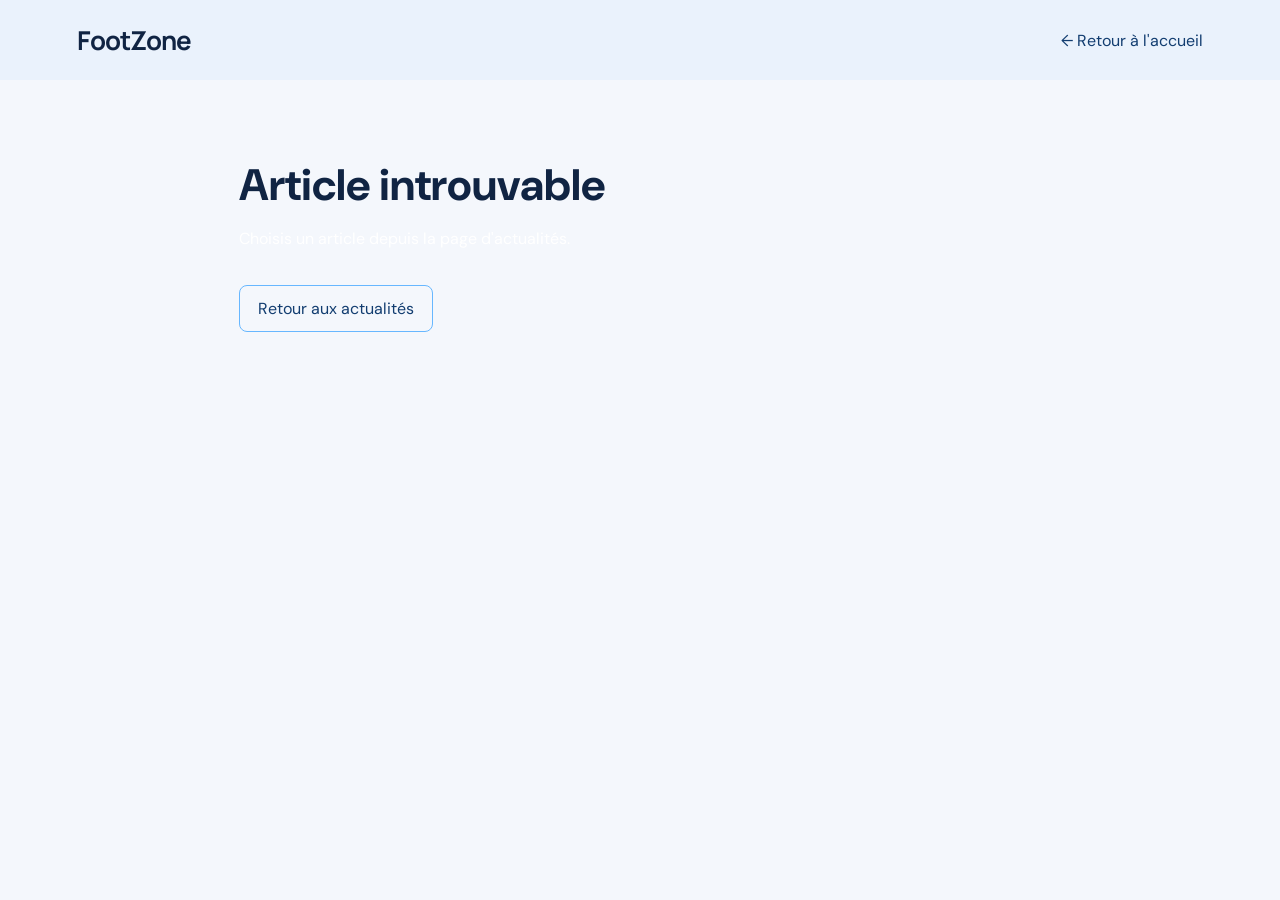
<file: article.html>
<!DOCTYPE html>
<html lang="fr">
<head>
  <meta charset="UTF-8">
  <meta name="viewport" content="width=device-width, initial-scale=1.0">
  <title>Article - FootZone</title>
  <link rel="stylesheet" href="style.css">
</head>
<body>
  <header class="article-header">
    <a href="index.html" class="logo">FootZone</a>
    <a href="index.html" class="back-link">← Retour à l'accueil</a>
  </header>

  <main class="article-page">
    <div id="article-content"></div>
  </main>

  <script src="script.js"></script>
</body>
</html>
</file>
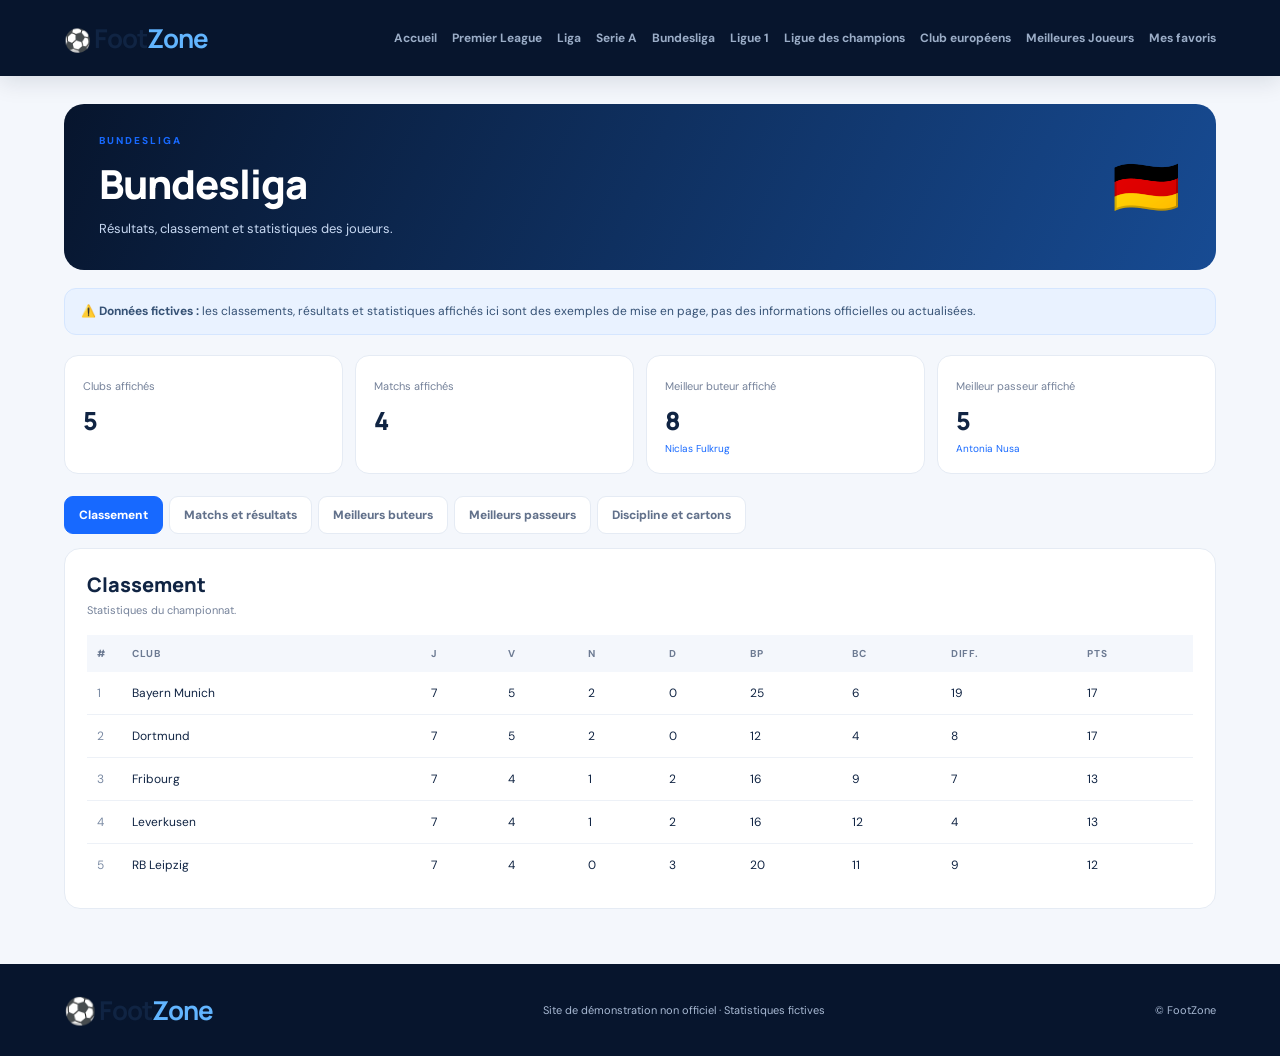
<file: bundesliga.html>
<!DOCTYPE html>
<html lang="fr">
<head>
  <meta charset="UTF-8">
  <meta name="viewport" content="width=device-width, initial-scale=1.0">
  <title>Championnat — FootZone</title>
  <link rel="stylesheet" href="style.css">
  <script src="script.js" defer></script>
</head>
<body>
  <header class="topbar">
    <a class="logo" href="1.html"><span class="logo-ball">⚽</span> Foot<span>Zone</span></a>
    <button class="menu-toggle" aria-label="Ouvrir le menu">☰</button>
    <nav class="nav">
      <a href="index.html">Accueil</a>
      <a href="premier.html">Premier League</a>
      <a href="liga.html">Liga</a>
      <a href="seria.html">Serie A</a>
      <a href="bundesliga.html">Bundesliga</a>
      <a href="ligue1.html">Ligue 1</a>
      <a href="ldc.html" >Ligue des champions</a>
      <a href="club.html">Club européens</a>
      <a href="joueur.html">Meilleures Joueurs</a>
      <a href="favoris.html">Mes favoris</a>
    </nav>
  </header>
  <main class="container">
    <div id="league-header"></div>
    <div class="notice"><strong>⚠️ Données fictives :</strong> les classements, résultats et statistiques affichés ici sont des exemples de mise en page, pas des informations officielles ou actualisées.</div>
    <section class="stats-grid" id="league-stats"></section>
    <div class="tabs" id="league-tabs"></div>
    <section class="data-panel" id="league-data"><div class="empty">Chargement des statistiques…</div></section>
  </main>
  <footer class="footer"><a class="logo" href="index.html">⚽ Foot<span>Zone</span></a><p>Site de démonstration non officiel · Statistiques fictives</p><span>© FootZone</span></footer>
</body>
</html>
</file>
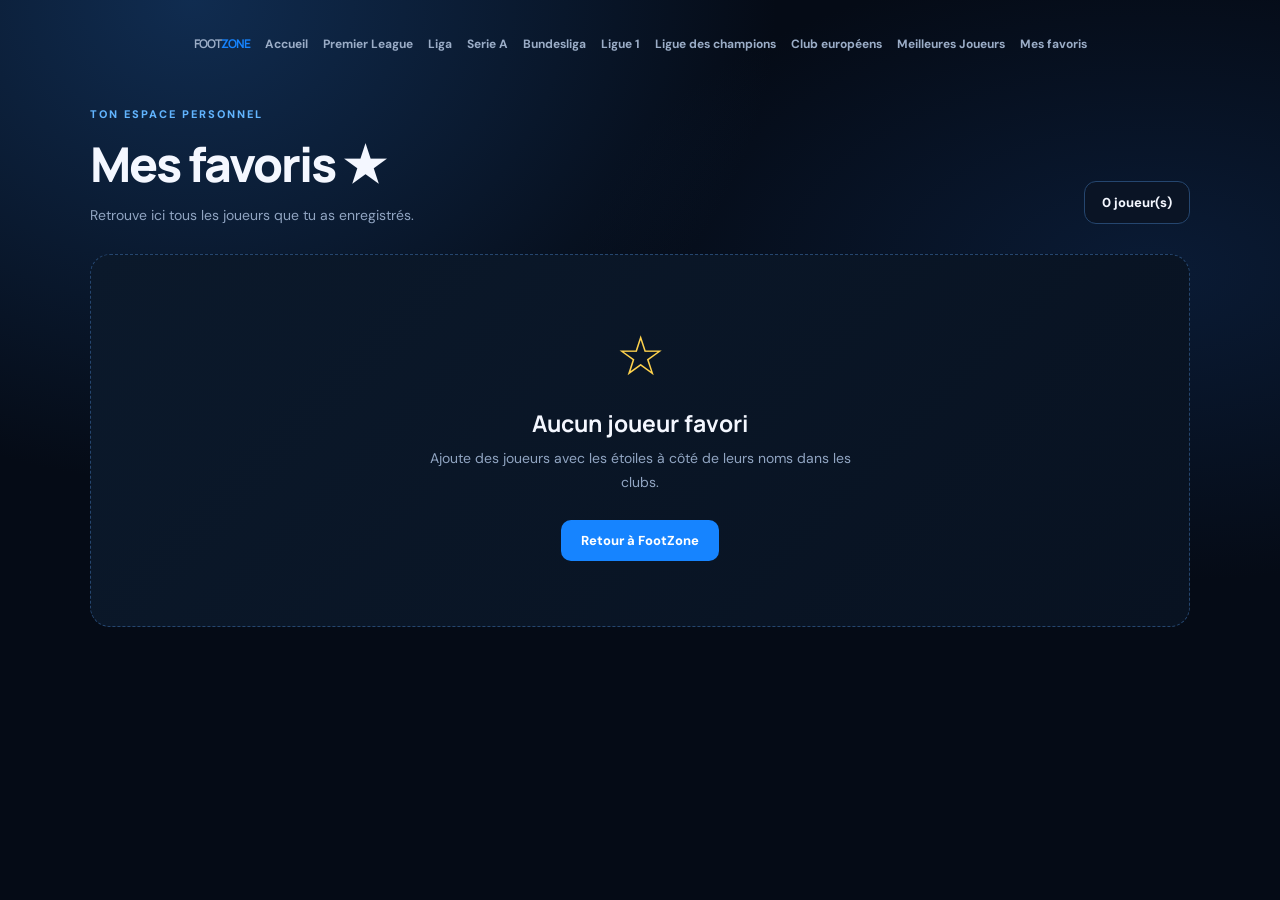
<file: favoris.html>
<!DOCTYPE html>
<html lang="fr">
<head>
  <meta charset="UTF-8">
  <meta name="viewport" content="width=device-width, initial-scale=1.0">

  <title>Mes joueurs favoris - FootZone</title>

  <link rel="stylesheet" href="style.css">
  <link rel="stylesheet" href="favoris.css">
</head>

<body class="favorites-page-body">
  <main class="favorites-page">

    <nav class="favorites-nav">
      <a class="brand" href="index.html">
        FOOT<span>ZONE</span>
      </a>

        <a href="index.html">Accueil</a>
        <a href="premier.html">Premier League</a>
        <a href="liga.html">Liga</a>
        <a href="seria.html">Serie A</a>
        <a href="bundesliga.html">Bundesliga</a>
        <a href="ligue1.html">Ligue 1</a>
        <a href="ldc.html" >Ligue des champions</a>
        <a href="club.html">Club européens</a>
        <a href="joueur.html">Meilleures Joueurs</a>
        <a href="favoris.html">Mes favoris</a>
    </nav>

    <section class="favorites-heading">
      <div>
        <div class="eyebrow">Ton espace personnel</div>

        <h1>
          Mes favoris
          <span class="favorite-title-star">★</span>
        </h1>

        <p>
          Retrouve ici tous les joueurs que tu as enregistrés.
        </p>
      </div>

      <div class="count-pill">
        <span id="favoritesCount">0</span> joueur(s)
      </div>
    </section>

    <section
      id="favoritesList"
      class="favorites-list"
      aria-live="polite">
    </section>

  </main>

  <script src="favoris.js"></script>
</body>
</html>
</file>
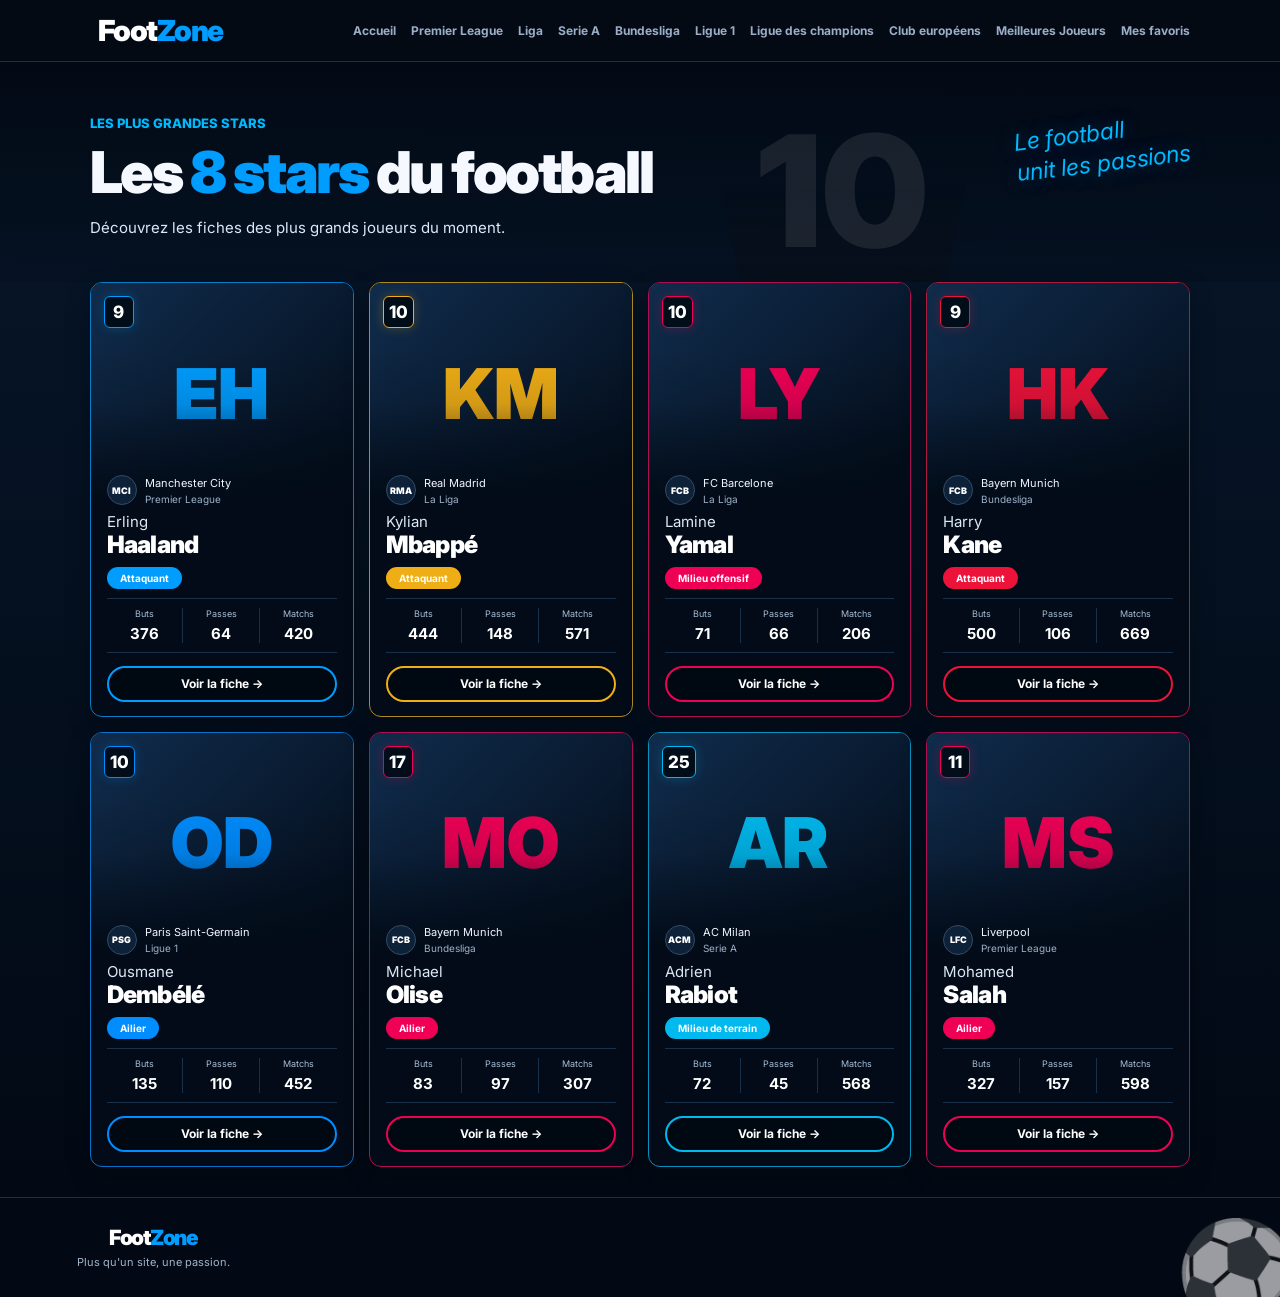
<file: joueur.html>
<!DOCTYPE html>
<html lang="fr">
<head>
  <meta charset="UTF-8">
  <meta name="viewport" content="width=device-width, initial-scale=1.0">
  <title>FootZone - Les 8 stars du football</title>
  <link rel="stylesheet" href="joueur.css">
  <script src="joueur.js" defer></script>
</head>
<body>

  <header class="topbar">
    <a href="index.html" class="logo">
      <span class="ball"></span> Foot<span class="logo-blue">Zone</span>
    </a>

    <nav>
            <a href="index.html">Accueil</a>
      <a href="premier.html">Premier League</a>
      <a href="liga.html">Liga</a>
      <a href="seria.html">Serie A</a>
      <a href="bundesliga.html">Bundesliga</a>
      <a href="ligue1.html">Ligue 1</a>
      <a href="ldc.html" >Ligue des champions</a>
      <a href="club.html">Club européens</a>
      <a href="joueur.html">Meilleures Joueurs</a>
      <a href="favoris.html">Mes favoris</a>
    </nav>
  </header>

  <main>
    <section class="hero">
      <div class="hero-content">
        <p class="hero-label">LES PLUS GRANDES STARS</p>
        <h1>Les <span>8 stars</span> du football</h1>
        <p class="hero-description">
          Découvrez les fiches des plus grands joueurs du moment.
        </p>
      </div>

      <div class="hero-player">
        <div class="hero-number">10</div>
      </div>

      <div class="hero-slogan">
        Le football<br>
        unit les passions
      </div>
    </section>

    <section class="players-section">
      <div class="players-grid" id="players"></div>
    </section>
  </main>

  <div class="modal" id="playerModal">
    <div class="modal-content">
      <button class="modal-close" id="closeModal" aria-label="Fermer">&times;</button>
      <div id="modalDetails"></div>
    </div>
  </div>

  <footer>

    <div class="footer-brand">
      <a href="index.html" class="logo">Foot<span class="logo-blue">Zone</span></a>
      <p>Plus qu'un site, une passion.</p>
    </div>

    <div class="footer-ball">⚽</div>
  </footer>

</body>
</html>
</file>
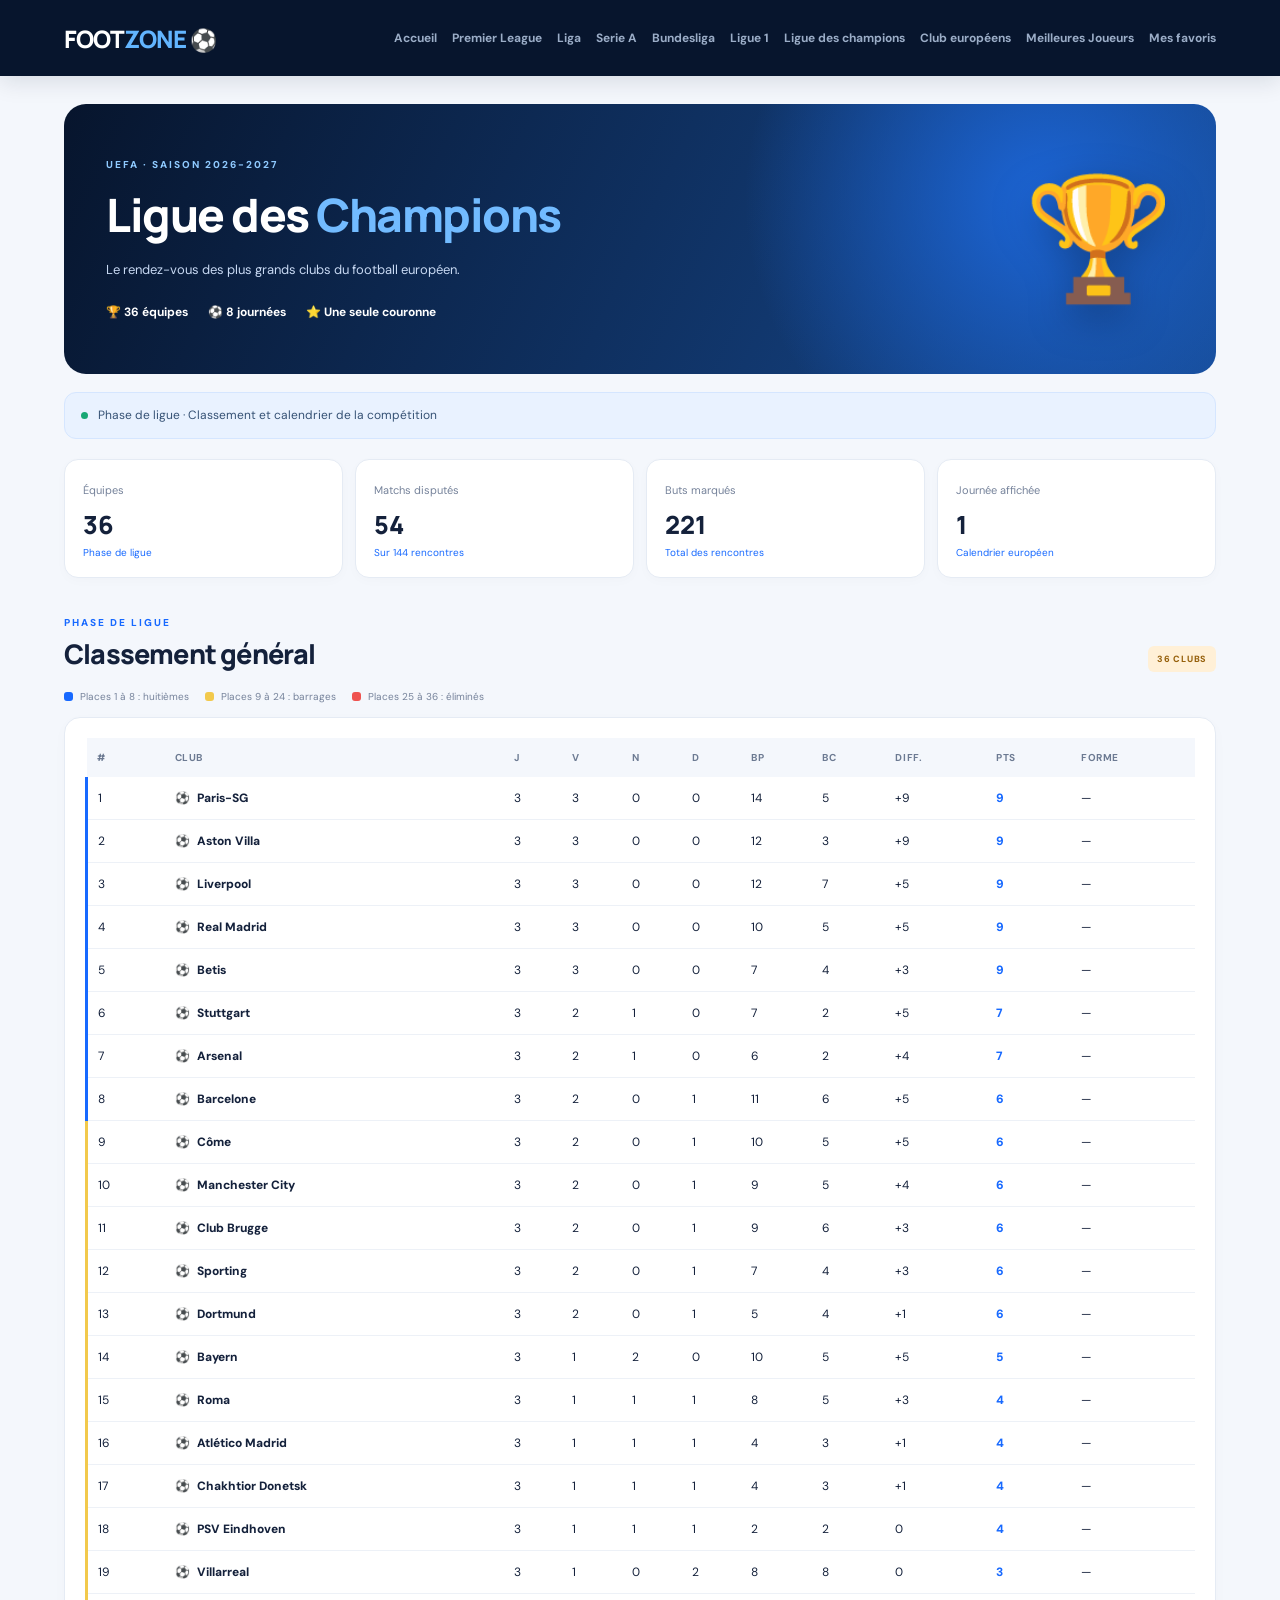
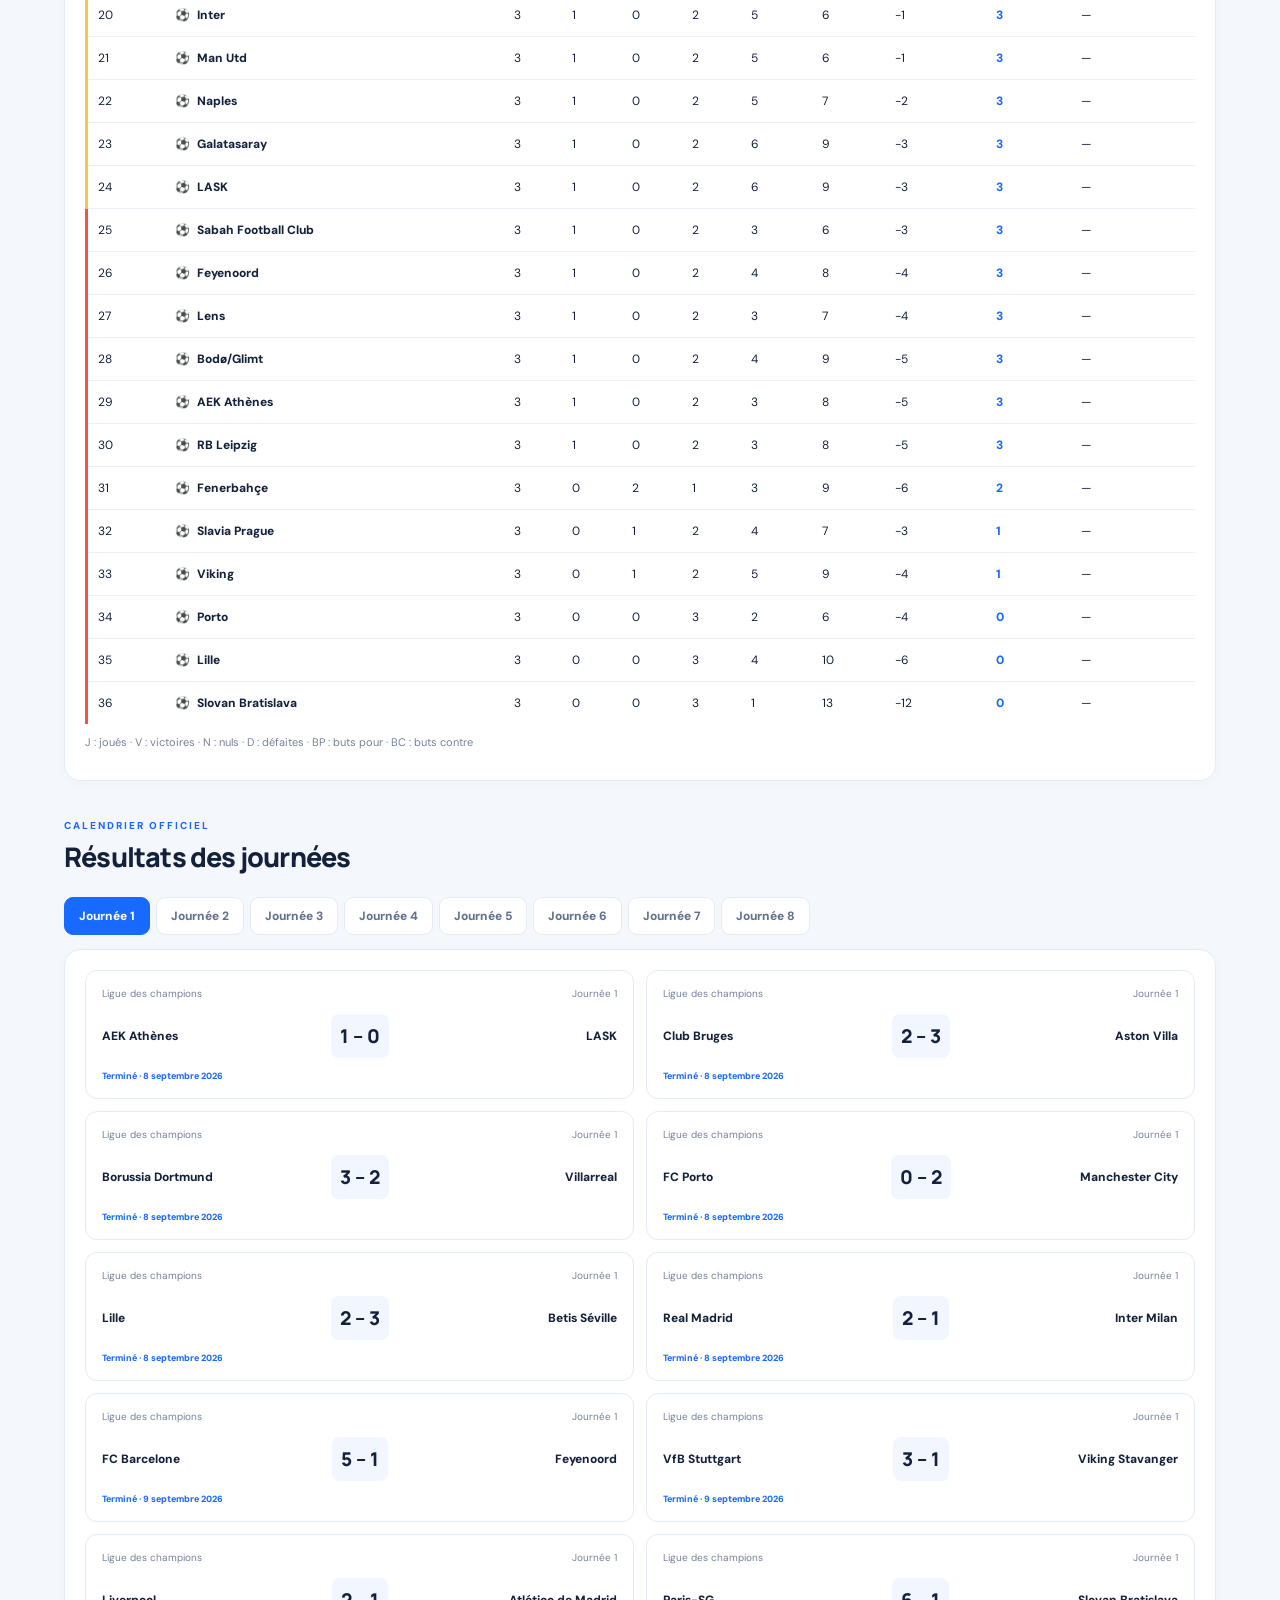
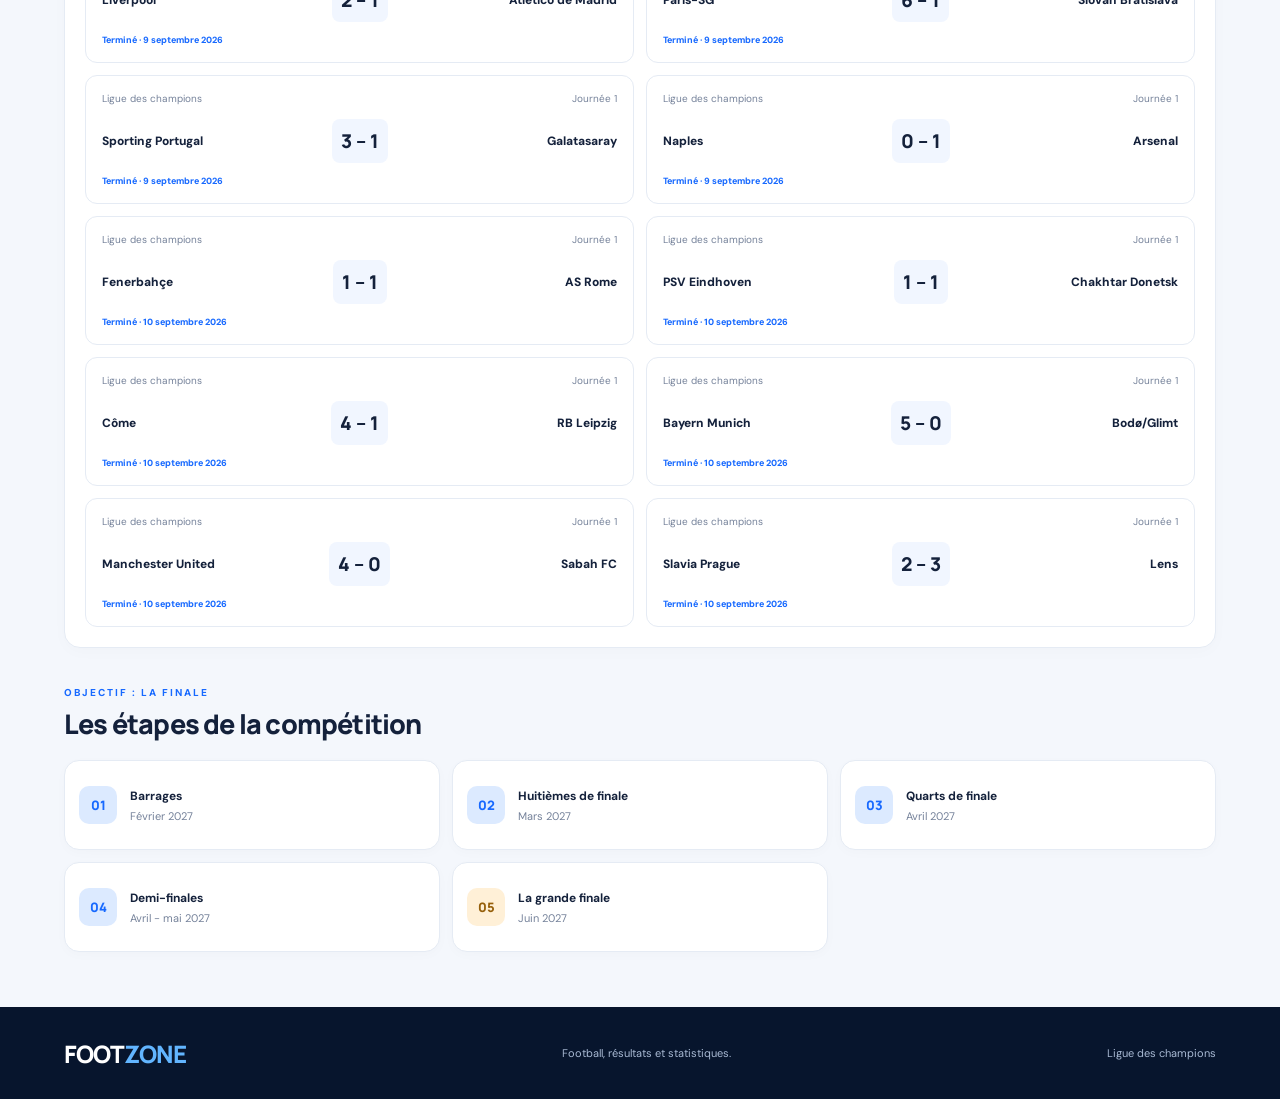
<file: ldc.html>
<!DOCTYPE html>
<html lang="fr">
<head>
  <meta charset="UTF-8">
  <meta name="viewport" content="width=device-width, initial-scale=1.0">
  <title>Ligue des champions - FootZone</title>
  <link rel="stylesheet" href="lds.css">
</head>
<body>
  <header class="topbar">
    <a href="index.html" class="logo">FOOT<span>ZONE</span> <span class="logo-ball">⚽</span></a>
    <nav class="nav">
            <a href="index.html">Accueil</a>
      <a href="premier.html">Premier League</a>
      <a href="liga.html">Liga</a>
      <a href="seria.html">Serie A</a>
      <a href="bundesliga.html">Bundesliga</a>
      <a href="ligue1.html">Ligue 1</a>
      <a href="ldc.html" >Ligue des champions</a>
      <a href="club.html">Club européens</a>
      <a href="joueur.html">Meilleures Joueurs</a>
      <a href="favoris.html">Mes favoris</a>
    </nav>
    <button class="menu-toggle" id="menuToggle">☰</button>
  </header>

  <main class="container">
    <section class="page-hero">
      <div>
        <span class="hero-eyebrow">UEFA · SAISON 2026-2027</span>
        <h1>Ligue des <span>Champions</span></h1>
        <p>Le rendez-vous des plus grands clubs du football européen.</p>
        <div class="hero-details">
          <span>🏆 36 équipes</span>
          <span>⚽ 8 journées</span>
          <span>⭐ Une seule couronne</span>
        </div>
      </div>
      <div class="page-flag">🏆</div>
    </section>

    <div class="notice">
      <span class="live-dot"></span>
      Phase de ligue · Classement et calendrier de la compétition
    </div>

    <section class="stats-grid">
      <article class="stat-card">
        <span>Équipes</span>
        <strong id="totalEquipes">36</strong>
        <small>Phase de ligue</small>
      </article>
      <article class="stat-card">
        <span>Matchs disputés</span>
        <strong id="totalMatchs">0</strong>
        <small>Sur 144 rencontres</small>
      </article>
      <article class="stat-card">
        <span>Buts marqués</span>
        <strong id="totalButs">0</strong>
        <small>Total des rencontres</small>
      </article>
      <article class="stat-card">
        <span>Journée affichée</span>
        <strong id="journeeActuelle">1</strong>
        <small>Calendrier européen</small>
      </article>
    </section>
    

    <section class="section">
      <div class="section-heading">
        <div>
          <span class="eyebrow">PHASE DE LIGUE</span>
          <h2>Classement général</h2>
        </div>
        <span class="fake-badge">36 CLUBS</span>
      </div>

      <div class="legend">
        <span><i class="legend-blue"></i> Places 1 à 8 : huitièmes</span>
        <span><i class="legend-yellow"></i> Places 9 à 24 : barrages</span>
        <span><i class="legend-red"></i> Places 25 à 36 : éliminés</span>
      </div>

      <div class="data-panel">
        <div class="table-wrap">
          <table>
            <thead>
              <tr>
                <th>#</th>
                <th>Club</th>
                <th>J</th>
                <th>V</th>
                <th>N</th>
                <th>D</th>
                <th>BP</th>
                <th>BC</th>
                <th>Diff.</th>
                <th>Pts</th>
                <th>Forme</th>
              </tr>
            </thead>
            <tbody id="classement"></tbody>
          </table>
        </div>
        <p class="muted">J : joués · V : victoires · N : nuls · D : défaites · BP : buts pour · BC : buts contre</p>
      </div>
    </section>

    <section class="section">
      <div class="section-heading">
        <div>
          <span class="eyebrow">CALENDRIER OFFICIEL </span>
          <h2>Résultats des journées</h2>
        </div>
      </div>
      <div class="tabs" id="boutonsJournees"></div>
      <div class="data-panel">
        <div id="matchs" class="match-cards"></div>
      </div>
    </section>

    <section class="section">
      <div class="section-heading">
        <div>
          <span class="eyebrow">OBJECTIF : LA FINALE</span>
          <h2>Les étapes de la compétition</h2>
        </div>
      </div>
      <div class="league-grid phases">
        <article class="league-card">
          <span class="phase-number">01</span>
          <div><strong>Barrages</strong><small>Février 2027</small></div>
        </article>
        <article class="league-card">
          <span class="phase-number">02</span>
          <div><strong>Huitièmes de finale</strong><small>Mars 2027</small></div>
        </article>
        <article class="league-card">
          <span class="phase-number">03</span>
          <div><strong>Quarts de finale</strong><small>Avril 2027</small></div>
        </article>
        <article class="league-card">
          <span class="phase-number">04</span>
          <div><strong>Demi-finales</strong><small>Avril - mai 2027</small></div>
        </article>
        <article class="league-card final-card">
          <span class="phase-number">05</span>
          <div><strong>La grande finale</strong><small>Juin 2027</small></div>
        </article>
      </div>
    </section>
  </main>

  <footer class="footer">
    <a href="index.html" class="logo">FOOT<span>ZONE</span></a>
    <p>Football, résultats et statistiques.</p>
    <span>Ligue des champions</span>
  </footer>

  <script src="lds.js"></script>
</body>
</html>
</file>
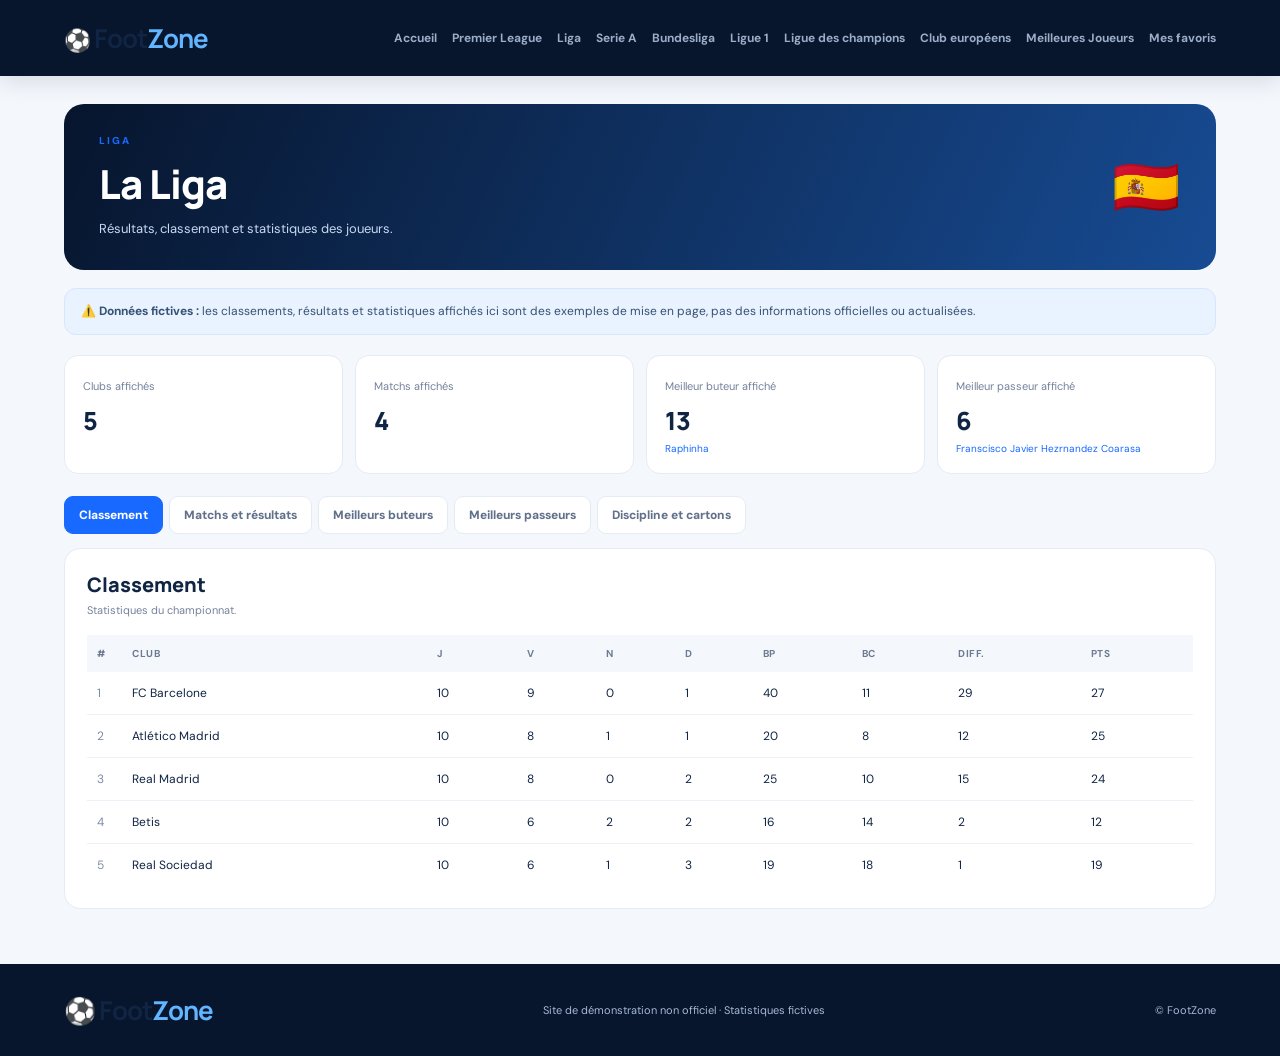
<file: liga.html>
<!DOCTYPE html>
<html lang="fr">
<head>
  <meta charset="UTF-8">
  <meta name="viewport" content="width=device-width, initial-scale=1.0">
  <title>Championnat — FootZone</title>
  <link rel="stylesheet" href="style.css">
  <script src="script.js" defer></script>
</head>
<body>
  <header class="topbar">
    <a class="logo" href="1.html"><span class="logo-ball">⚽</span> Foot<span>Zone</span></a>
    <button class="menu-toggle" aria-label="Ouvrir le menu">☰</button>
    <nav class="nav">
      <a href="index.html">Accueil</a>
      <a href="premier.html">Premier League</a>
      <a href="liga.html">Liga</a>
      <a href="seria.html">Serie A</a>
      <a href="bundesliga.html">Bundesliga</a>
      <a href="ligue1.html">Ligue 1</a>
      <a href="ldc.html" >Ligue des champions</a>
      <a href="club.html">Club européens</a>
      <a href="joueur.html">Meilleures Joueurs</a>
      <a href="favoris.html">Mes favoris</a>
    </nav>
  </header>
  <main class="container">
    <div id="league-header"></div>
    <div class="notice"><strong>⚠️ Données fictives :</strong> les classements, résultats et statistiques affichés ici sont des exemples de mise en page, pas des informations officielles ou actualisées.</div>
    <section class="stats-grid" id="league-stats"></section>
    <div class="tabs" id="league-tabs"></div>
    <section class="data-panel" id="league-data"><div class="empty">Chargement des statistiques…</div></section>
  </main>
  <footer class="footer"><a class="logo" href="1.html">⚽ Foot<span>Zone</span></a><p>Site de démonstration non officiel · Statistiques fictives</p><span>© FootZone</span></footer>
</body>
</html>
</file>
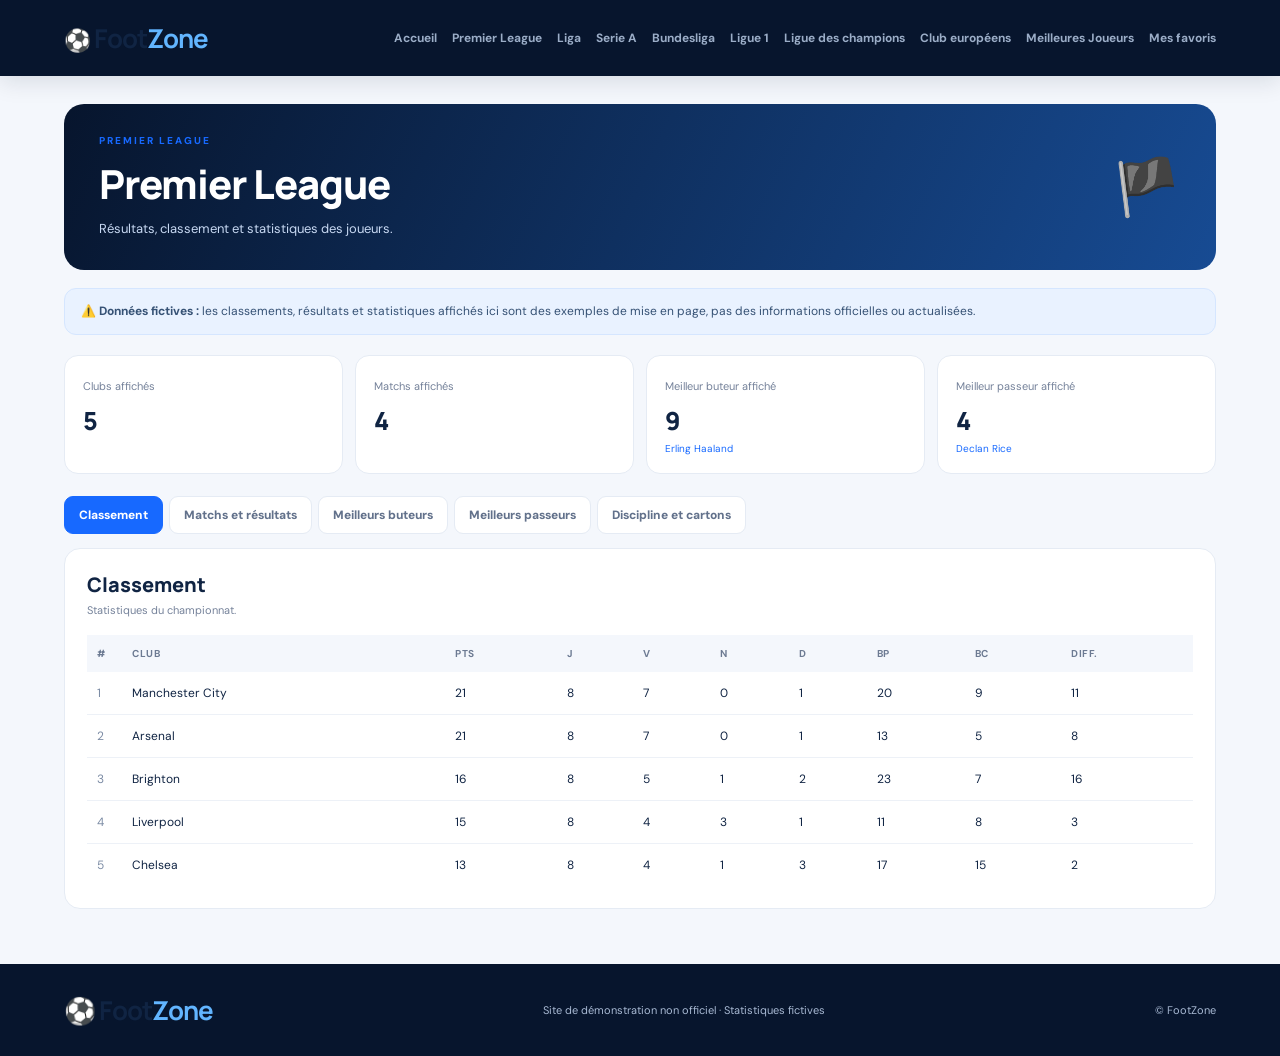
<file: premier.html>
<!DOCTYPE html>
<html lang="fr">
<head>
  <meta charset="UTF-8">
  <meta name="viewport" content="width=device-width, initial-scale=1.0">
  <title>Championnat — FootZone</title>
  <link rel="stylesheet" href="style.css">
  <script src="script.js" defer></script>
</head>
<body>
  <header class="topbar">
    <a class="logo" href="1.html"><span class="logo-ball">⚽</span> Foot<span>Zone</span></a>
    <button class="menu-toggle" aria-label="Ouvrir le menu">☰</button>
    <nav class="nav">
      <a href="index.html">Accueil</a>
      <a href="premier.html">Premier League</a>
      <a href="liga.html">Liga</a>
      <a href="seria.html">Serie A</a>
      <a href="bundesliga.html">Bundesliga</a>
      <a href="ligue1.html">Ligue 1</a>
      <a href="ldc.html">Ligue des champions</a>
      <a href="club.html">Club européens</a>
      <a href="joueur.html">Meilleures Joueurs</a>
      <a href="favoris.html">Mes favoris</a>
    </nav>
  </header>
  <main class="container">
    <div id="league-header"></div>
    <div class="notice"><strong>⚠️ Données fictives :</strong> les classements, résultats et statistiques affichés ici sont des exemples de mise en page, pas des informations officielles ou actualisées.</div>
    <section class="stats-grid" id="league-stats"></section>
    <div class="tabs" id="league-tabs"></div>
    <section class="data-panel" id="league-data"><div class="empty">Chargement des statistiques…</div></section>
  </main>
  <footer class="footer"><a class="logo" href="1.html">⚽ Foot<span>Zone</span></a><p>Site de démonstration non officiel · Statistiques fictives</p><span>© FootZone</span></footer>
</body>
</html>
</file>
<file: style.css>
@import url('https://fonts.googleapis.com/css2?family=DM+Sans:wght@400;500;600;700&family=Manrope:wght@400;500;600;700;800&display=swap');

:root {
  --navy: #07152d;
  --navy-2: #0d2142;
  --blue: #1769ff;
  --blue-light: #dceaff;
  --sky: #62b5ff;
  --white: #ffffff;
  --bg: #f4f7fc;
  --text: #14213b;
  --muted: #75829a;
  --border: #e5ebf4;
  --green: #18a875;
  --yellow: #f2c94c;
  --red: #ef5350;
  --radius: 18px;
  --shadow: 0 12px 35px rgba(15, 42, 84, .08);
}
* { box-sizing: border-box; }
html { scroll-behavior: smooth; }
body { margin: 0; background: var(--bg); color: var(--text); font-family: 'DM Sans', sans-serif; }
a { color: inherit; text-decoration: none; }
button { font: inherit; }
.topbar { min-height: 76px; padding: 0 max(5%, calc((100% - 1200px)/2)); background: var(--navy); display: flex; align-items: center; justify-content: space-between; gap: 28px; color: white; position: sticky; top: 0; z-index: 10; box-shadow: 0 5px 25px #07152d20; }
.logo { font: 800 24px 'Manrope', sans-serif; letter-spacing: -1px; white-space: nowrap; }
.logo span:last-child { color: var(--sky); }
.logo-ball { font-size: 22px; }

.menu-toggle { display: none; color: white; background: transparent; border: 0; font-size: 26px; cursor: pointer; }
.container { width: min(1200px, 90%); margin: 0 auto; }
.hero { min-height: 355px; margin-top: 28px; padding: 48px 55px; border-radius: 25px; overflow: hidden; background: radial-gradient(circle at 82% 35%, #1c65d6 0, transparent 30%), linear-gradient(115deg, #07152d 5%, #0c2853 70%, #164c9a); color: white; position: relative; display: flex; align-items: center; }
.hero-content { max-width: 580px; position: relative; z-index: 1; }
.eyebrow { display: block; color: var(--blue); font-size: 10px; letter-spacing: 2px; font-weight: 800; margin-bottom: 9px; }
.hero .eyebrow { color: #8fcaff; }
.hero h1 { font: 800 clamp(38px, 5vw, 58px)/1.05 'Manrope', sans-serif; letter-spacing: -2.5px; margin: 0 0 15px; }
.hero h1 span { color: #72bbff; }
.hero p { max-width: 460px; color: #c7d7ef; line-height: 1.7; margin: 0 0 24px; }
.button { display: inline-flex; gap: 18px; align-items: center; padding: 13px 18px; background: var(--blue); color: white; font-size: 13px; font-weight: 800; border-radius: 11px; box-shadow: 0 8px 22px #1769ff55; transition: transform .2s, background .2s; }
.button:hover { transform: translateY(-2px); background: #3980ff; }
.button span { font-size: 18px; }
.hero-ball { position: absolute; right: 9%; top: 7%; font-size: clamp(130px, 20vw, 230px); opacity: .18; transform: rotate(-17deg); filter: drop-shadow(0 15px 20px #0005); }
.hero-tag { position: absolute; right: 28px; bottom: 25px; color: #c7d7ef; font-size: 10px; letter-spacing: 1.5px; font-weight: 800; }
.live-dot { display: inline-block; height: 7px; width: 7px; border-radius: 50%; background: #5ee6a7; margin-right: 7px; box-shadow: 0 0 0 4px #5ee6a720; }
.notice { margin-top: 18px; padding: 13px 16px; border-radius: 12px; background: #e9f2ff; color: #365275; border: 1px solid #d5e6ff; font-size: 12px; line-height: 1.6; }
.section { margin: 38px 0; }
.section-heading { display: flex; align-items: end; justify-content: space-between; gap: 18px; margin-bottom: 18px; }
.section-heading h2 { margin: 0; font: 800 clamp(21px, 3vw, 27px) 'Manrope', sans-serif; letter-spacing: -.8px; }
.section-heading .eyebrow { margin-bottom: 6px; }
.muted, .news-meta { color: var(--muted); font-size: 11px; }
.league-grid { display: grid; grid-template-columns: repeat(3, 1fr); gap: 12px; }
.league-card { min-height: 105px; padding: 17px 14px; border-radius: 15px; background: white; border: 1px solid var(--border); display: flex; align-items: center; gap: 10px; box-shadow: 0 3px 12px #10274b05; transition: .2s ease; }
.league-card:hover { border-color: #9fc4ff; transform: translateY(-4px); box-shadow: var(--shadow); }
.league-icon { font-size: 28px; }
.league-card strong, .league-card small { display: block; }
.league-card strong { font-size: 12px; }
.league-card small { margin-top: 5px; color: var(--muted); font-size: 11px; }
.arrow { margin-left: auto; align-self: flex-start; color: #9aabc5; }
.fake-badge { flex-shrink: 0; background: #fff0d7; color: #96600b; border-radius: 6px; padding: 6px 8px; font-size: 9px; font-weight: 800; letter-spacing: .7px; }
.news-grid { display: grid; grid-template-columns: 1.25fr 1fr 1fr; gap: 15px; }
.news-card, .panel { background: white; border: 1px solid var(--border); border-radius: var(--radius); overflow: hidden; box-shadow: 0 4px 16px #10274b05; }
.news-art { min-height: 130px; display: grid; place-items: center; font-size: 65px; }
.art-ball { background: radial-gradient(circle, #d9eaff, #80b7ff); }
.art-blue { background: linear-gradient(135deg, #09214a, #378aff); }
.art-light { background: linear-gradient(135deg, #e4edff, #b3dcff); }
.news-body { padding: 18px; }
.news-category { color: var(--blue); font-size: 9px; font-weight: 800; letter-spacing: 1.2px; }
.news-body h3 { font: 800 16px/1.4 'Manrope', sans-serif; margin: 9px 0; }
.news-body p { color: #66748d; font-size: 12px; line-height: 1.7; margin: 0 0 15px; }
.news-meta { display: block; }
.two-columns { display: grid; grid-template-columns: 1fr 1fr; gap: 16px; }
.panel { padding: 22px; }
.compact { align-items: center; }
.compact h2 { font-size: 20px; }
.match-list { display: grid; gap: 10px; }
.match-row { display: grid; grid-template-columns: 1fr auto 1fr; align-items: center; gap: 10px; background: #f6f8fc; border-radius: 10px; padding: 14px; font-size: 12px; }
.match-row strong { background: white; padding: 8px 11px; border-radius: 7px; font-size: 14px; }
.team { font-weight: 700; }
.team.right { text-align: right; }
.leader-row { display: flex; align-items: center; gap: 12px; padding: 12px 0; border-bottom: 1px solid var(--border); }
.leader-row:last-child { border-bottom: 0; }
.rank { color: #96a4ba; font-size: 12px; font-weight: 800; }
.player-avatar { width: 34px; height: 34px; display: grid; place-items: center; border-radius: 10px; background: #e8f1ff; }
.player-name { font-size: 12px; font-weight: 800; flex: 1; }
.player-name small { display: block; color: var(--muted); font-size: 10px; margin-top: 4px; font-weight: 500; }
.leader-row > strong { font-size: 15px; }
.leader-row > strong small { font-size: 10px; color: var(--muted); font-weight: 500; }
.page-hero { margin-top: 28px; padding: 30px 35px; background: linear-gradient(115deg, var(--navy), #174b93); border-radius: 20px; color: white; display: flex; align-items: center; justify-content: space-between; gap: 20px; }
.page-hero h1 { font: 800 clamp(28px, 4vw, 40px) 'Manrope', sans-serif; margin: 4px 0 8px; letter-spacing: -1px; }
.page-hero p { margin: 0; color: #c8d9f3; font-size: 13px; line-height: 1.6; }
.page-flag { font-size: 55px; }
.stats-grid { display: grid; grid-template-columns: repeat(4, 1fr); gap: 12px; margin: 20px 0; }
.stat-card { padding: 18px; background: white; border: 1px solid var(--border); border-radius: 14px; }
.stat-card span { color: var(--muted); font-size: 11px; }
.stat-card strong { display: block; margin-top: 8px; font: 800 25px 'Manrope', sans-serif; }
.stat-card small { display: block; margin-top: 4px; color: var(--blue); font-size: 10px; }
.tabs { display: flex; gap: 6px; flex-wrap: wrap; margin: 22px 0 14px; }
.tab-button { padding: 10px 14px; border: 1px solid var(--border); border-radius: 9px; color: #62718b; background: white; cursor: pointer; font-size: 12px; font-weight: 800; transition: .2s; }
.tab-button:hover, .tab-button.active { background: var(--blue); border-color: var(--blue); color: white; }
.data-panel { padding: 22px; background: white; border: 1px solid var(--border); border-radius: 16px; overflow: hidden; }
.data-panel h2 { margin: 0 0 5px; font: 800 20px 'Manrope', sans-serif; }
.data-panel .subheading { margin: 0 0 18px; color: var(--muted); font-size: 11px; }
.table-wrap { width: 100%; overflow-x: auto; }
table { border-collapse: collapse; width: 100%; min-width: 480px; text-align: left; }
th { padding: 12px 10px; background: #f4f7fc; color: #6c7a92; font-size: 10px; text-transform: uppercase; letter-spacing: .6px; white-space: nowrap; }
td { padding: 13px 10px; border-bottom: 1px solid #edf1f7; font-size: 12px; white-space: nowrap; }
tbody tr:last-child td { border-bottom: 0; }
tbody tr:hover { background: #f8faff; }
.position { color: #7b8ba4; width: 35px; }
.club-cell { font-weight: 800; }
.club-cell .club-emoji { margin-right: 7px; }
.points { color: var(--blue); font-weight: 800; }
.form { display: flex; gap: 3px; }
.form span { width: 17px; height: 17px; display: grid; place-items: center; border-radius: 5px; color: white; font-size: 9px; font-weight: 800; }
.form .w { background: var(--green); } .form .d { background: #98a5b9; } .form .l { background: var(--red); }
.match-cards { display: grid; grid-template-columns: repeat(2, 1fr); gap: 12px; }
.fixture { border: 1px solid var(--border); border-radius: 12px; padding: 16px; }
.fixture-top { display: flex; justify-content: space-between; gap: 10px; color: var(--muted); font-size: 10px; margin-bottom: 14px; }
.fixture-teams { display: grid; grid-template-columns: 1fr auto 1fr; align-items: center; gap: 8px; }
.fixture-team { font-size: 12px; font-weight: 800; }
.fixture-team:last-child { text-align: right; }
.fixture-score { font: 800 19px 'Manrope', sans-serif; background: #f1f6ff; border-radius: 8px; padding: 9px; }
.fixture-status { color: var(--blue); font-size: 9px; font-weight: 800; margin-top: 12px; }
.fake-label { color: #98610d; background: #fff1d7; border-radius: 5px; padding: 4px 6px; font-size: 9px; font-weight: 800; }
.footer { margin-top: 55px; background: var(--navy); padding: 28px 5%; display: flex; justify-content: space-between; align-items: center; gap: 20px; color: #a9bad4; }
.footer p { font-size: 11px; text-align: center; }
.footer > span { font-size: 11px; }
.empty { padding: 25px; color: var(--muted); text-align: center; font-size: 13px; }

.nav {
    display: flex;
    align-items: center;
    flex-wrap: wrap;
    justify-content: center;
    gap: 15px;
}

.nav a {
    color: #9badc7;
    font-size: 12px;
    font-weight: 700;
    transition: color .2s;
}

.nav a:hover,
.nav a.active {
    color: var(--blue-light);
}

.articles {
  max-width: 1200px;
  margin: 40px auto;
  padding: 20px;
}

.articles h2 {
  color: #ffffff;
  margin-bottom: 25px;
  font-size: 30px;
}

.articles-grid {
  display: grid;
  grid-template-columns: repeat(3, minmax(0, 1fr));
  gap: 15px;
}

.article-card {
  display: block;
  overflow: hidden;
  border-radius: 14px;
  background: #102443;
  color: white;
  text-decoration: none;
  transition: transform 0.25s, background 0.25s;
}

.article-card:hover {
  transform: translateY(-6px);
  background: #17365f;
}

.article-card img {
  width: 100%;
  height: 190px;
  object-fit: cover;
}

.article-info {
  padding: 20px;
}

.article-info span,
.article-category {
  color: #67b7ff;
  font-size: 12px;
  font-weight: bold;
}

.article-info h3 {
  margin: 12px 0;
}

.article-info p {
  color: #c6d3e5;
  line-height: 1.6;
}

.article-info strong {
  display: inline-block;
  margin-top: 12px;
  color: #67b7ff;
}

.article-header {
  display: flex;
  align-items: center;
  justify-content: space-between;
  gap: 20px;
  padding: 22px 6%;
  background: #09172d;
}

.logo {
  color: white;
  font-size: 26px;
  font-weight: bold;
  text-decoration: none;
}

.back-link,
.back-button {
  color: #67b7ff;
  text-decoration: none;
}

.article-page {
  max-width: 850px;
  margin: 40px auto;
  padding: 24px;
  color: white;
}

.article-page h1 {
  font-size: clamp(28px, 5vw, 44px);
  line-height: 1.2;
  margin: 15px 0;
}

.article-date {
  color: #598dd6;
  margin-bottom: 25px;
}

.article-cover {
  display: block;
  width: 100%;
  max-height: 450px;
  object-fit: cover;
  border-radius: 14px;
  margin-bottom: 28px;
}

.article-intro {
  font-size: 21px;
  font-weight: bold;
  line-height: 1.6;
}

.article-paragraph {
  color: #d5deeb;
  font-size: 17px;
  line-height: 1.9;
  margin: 22px 0;
}

.back-button {
  display: inline-block;
  margin-top: 20px;
  padding: 12px 18px;
  border: 1px solid #67b7ff;
  border-radius: 8px;
}

body {
  color: #102443;
}

.articles h2,
.article-info h3,
.article-info p,
.article-page h1,
.article-intro,
.article-paragraph {
  color: #102443;
}

.article-card {
  background: #ffffff;
  border: 1px solid #dbe7f5;
}

.article-card:hover {
  background: #edf5ff;
}

.article-info span,
.article-info strong,
.article-category,
.back-link,
.back-button {
  color: #123d70;
}

.article-header {
  background: #eaf2fc;
}

.logo {
  color: #102443;
}

.article-date {
  color: #45617f;
}
</file>
<file: favoris.css>
@import url('https://fonts.googleapis.com/css2?family=DM+Sans:wght@400;500;600;700;800&family=Manrope:wght@400;500;600;700;800&display=swap');

:root {
    --background: #050b16;
    --panel: #0a1425;
    --panel-light: #0e1c32;
    --blue: #1684ff;
    --blue-light: #62b5ff;
    --text: #f4f7ff;
    --muted: #91a5c2;
    --yellow: #ffd34d;
    --border: #1d3452;
}

* {
    box-sizing: border-box;
}

body.favorites-page-body {
    margin: 0;
    min-height: 100vh;
    background:
        radial-gradient(ellipse at 15% 0%, #102c50 0%, transparent 38%),
        radial-gradient(ellipse at 90% 30%, #0a1b35 0%, transparent 35%),
        var(--background);
    color: var(--text);
    font-family: 'DM Sans', sans-serif;
}

.favorites-page {
    width: min(1100px, 92%);
    margin: auto;
    padding: 35px 0 70px;
}

.favorites-nav {
    display: flex;
    align-items: center;
    flex-wrap: wrap;
    justify-content: center;
    gap: 15px;
}

.favorites-nav a {
    color: #9badc7;
    font-size: 12px;
    font-weight: 700;
    transition: color .2s;
}

.favorites-nav a:hover,
.favorites-nav a.active {
    color: var(--blue-light);
}

.brand {
    color: white;
    font-family: 'Manrope', sans-serif;
    font-size: 25px;
    font-weight: 800;
    letter-spacing: -1px;
    text-decoration: none;
}

.brand span {
    color: var(--blue);
}

.back-link {
    color: var(--muted);
    text-decoration: none;
    font-size: 13px;
    font-weight: 700;
    transition: color .2s;
}

.back-link:hover {
    color: var(--blue-light);
}

.favorites-heading {
    display: flex;
    justify-content: space-between;
    align-items: end;
    gap: 20px;
    margin: 55px 0 30px;
}

.eyebrow {
    color: var(--blue-light);
    font-size: 11px;
    font-weight: 800;
    letter-spacing: 2px;
    text-transform: uppercase;
}

.favorites-heading h1 {
    margin: 10px 0;
    font-family: 'Manrope', sans-serif;
    font-size: clamp(32px, 5vw, 48px);
    font-weight: 800;
    letter-spacing: -2px;
}

.favorites-heading p {
    margin: 0;
    color: var(--muted);
    font-size: 14px;
}

.count-pill {
    flex-shrink: 0;
    padding: 12px 17px;
    background: var(--panel);
    border: 1px solid #25466f;
    border-radius: 12px;
    color: var(--text);
    font-size: 13px;
    font-weight: 800;
}

.favorites-list {
    display: grid;
    grid-template-columns: repeat(auto-fit, minmax(280px, 1fr));
    gap: 16px;
}

.favorite-card {
    position: relative;
    display: flex;
    align-items: center;
    gap: 15px;
    padding: 20px;
    min-width: 0;
    background: linear-gradient(135deg, #0d1d33, #081221);
    border: 1px solid var(--border);
    border-radius: 17px;
    transition: transform .25s, border-color .25s, box-shadow .25s;
}

.favorite-card:hover {
    transform: translateY(-4px);
    border-color: var(--blue);
    box-shadow: 0 12px 35px #00000055;
}

.favorite-card-star {
    display: grid;
    place-items: center;
    width: 48px;
    height: 48px;
    flex: 0 0 48px;
    border-radius: 14px;
    background: #2a2617;
    color: var(--yellow);
    font-size: 26px;
}

.favorite-card-info {
    min-width: 0;
    flex: 1;
}

.favorite-club {
    color: var(--blue-light);
    font-size: 10px;
    font-weight: 800;
    letter-spacing: 1.3px;
    text-transform: uppercase;
}

.favorite-card h2 {
    margin: 6px 0;
    font-family: 'Manrope', sans-serif;
    font-size: 17px;
    font-weight: 800;
    overflow-wrap: anywhere;
}

.favorite-card p {
    margin: 0;
    color: var(--muted);
    font-size: 12px;
}

.favorite-card small {
    display: block;
    margin-top: 6px;
    color: #7186a2;
    font-size: 11px;
}

.favorite-delete {
    flex-shrink: 0;
    padding: 9px 12px;
    border: 1px solid #56303c;
    border-radius: 9px;
    background: #26151d;
    color: #ffb7c5;
    font-family: inherit;
    font-size: 11px;
    font-weight: 800;
    cursor: pointer;
    transition: .2s;
}

.favorite-delete:hover {
    background: #a52b48;
    border-color: #a52b48;
    color: white;
}

.favorites-empty {
    grid-column: 1 / -1;
    padding: 65px 20px;
    text-align: center;
    background: linear-gradient(135deg, #0b192b, #081221);
    border: 1px dashed #25466f;
    border-radius: 20px;
}

.empty-star {
    color: var(--yellow);
    font-size: 55px;
}

.favorites-empty h2 {
    margin: 15px 0 8px;
    font-family: 'Manrope', sans-serif;
    font-size: 23px;
}

.favorites-empty p {
    max-width: 440px;
    margin: 0 auto 25px;
    color: var(--muted);
    font-size: 14px;
    line-height: 1.7;
}

.primary-link {
    display: inline-flex;
    align-items: center;
    justify-content: center;
    padding: 12px 20px;
    border-radius: 10px;
    background: var(--blue);
    color: white;
    font-size: 13px;
    font-weight: 800;
    text-decoration: none;
    transition: .2s;
}

.primary-link:hover {
    background: #0868d8;
    transform: translateY(-2px);
}
</file>
<file: joueur.css>
@import url('https://fonts.googleapis.com/css2?family=Inter:wght@400;500;600;700;800;900&display=swap');

:root {
  --background: #020914;
  --blue: #009dff;
  --white: #f5f8ff;
  --muted: #a8bdd5;
}

* {
  box-sizing: border-box;
}

html {
  scroll-behavior: smooth;
}

body {
  margin: 0;
  min-height: 100vh;
  color: var(--white);
  background: var(--background);
  font-family: 'Inter', sans-serif;
}

a {
  color: inherit;
  text-decoration: none;
}

.topbar {
  height: 62px;
  padding: 0 7%;
  display: flex;
  align-items: center;
  justify-content: space-between;
  gap: 25px;
  position: relative;
  z-index: 5;
  background: #030a14;
  border-bottom: 1px solid #193149;
}

.logo {
  display: inline-flex;
  align-items: center;
  white-space: nowrap;
  color: #fff;
  font-size: 29px;
  font-weight: 900;
  letter-spacing: -1.5px;
}

.ball {
  margin-right: 8px;
  font-size: 27px;
}

.logo-blue {
  color: #009dff;
}

nav {
  display: flex;
  align-items: center;
  flex-wrap: wrap;
  justify-content: center;
  gap: 15px;
}

nav a {
  color: #9badc7;
  font-size: 12px;
  font-weight: 700;
  transition: color .2s;
}

nav a:hover,
nav a.active {
    color: var(--blue-light);
}

.hero {
  min-height: 220px;
  padding: 50px 7% 42px;
  position: relative;
  overflow: hidden;
  display: flex;
  align-items: center;
  background:
    linear-gradient(90deg, rgba(2, 9, 20, 0.18), rgba(2, 9, 20, 0.3)),
    linear-gradient(to bottom, rgba(2, 9, 20, 0.1), #061426),
    url("https://images.unsplash.com/photo-1522778119026-d647f0596c20?auto=format&fit=crop&w=2000&q=90")
    center 43% / cover;
}

.hero-content {
  position: relative;
  z-index: 2;
  max-width: 650px;
}

.article-card img {
  width: 100%;
  height: 130px;
  object-fit: cover;
  display: block;
}

.hero-label {
  margin: 0 0 10px;
  color: #00baff;
  font-size: 13px;
  font-weight: 800;
}

.hero h1 {
  margin: 0;
  font-size: clamp(35px, 4.5vw, 58px);
  font-weight: 900;
  letter-spacing: -2.5px;
  line-height: 1.1;
}

.hero h1 span {
  color: #009dff;
}

.hero-description {
  margin: 13px 0 0;
  color: #dce8f8;
  font-size: 15px;
}

.hero-player {
  width: 260px;
  height: 245px;
  position: absolute;
  right: 24%;
  bottom: -35px;
  background:
    linear-gradient(to bottom, transparent 45%, #061426 100%),
    url("https://images.unsplash.com/photo-1574629810360-7efbbe195018?auto=format&fit=crop&w=600&q=85")
    center / cover;
  opacity: 0.42;
  filter: grayscale(1) brightness(0.75);
  clip-path: polygon(30% 0, 70% 0, 100% 35%, 86% 100%, 14% 100%, 0 35%);
}

.hero-number {
  position: absolute;
  top: 25px;
  left: 50%;
  transform: translateX(-50%);
  color: rgba(180, 214, 255, 0.35);
  font-size: 155px;
  font-weight: 900;
}

.hero-slogan {
  position: absolute;
  right: 7%;
  top: 55px;
  color: #00baff;
  font-size: 23px;
  font-style: italic;
  line-height: 1.35;
  transform: rotate(-7deg);
  text-shadow: 0 0 20px rgba(0, 157, 255, 0.4);
}

.players-section {
  max-width: 1500px;
  margin: 0 auto;
  padding: 0 7% 30px;
  background: linear-gradient(to bottom, #061426, #020914);
}

.players-grid {
  display: grid;
  grid-template-columns: repeat(4, minmax(0, 1fr));
  gap: 15px;
}

.player-card {
  --accent: #009dff;
  position: relative;
  min-width: 0;
  overflow: hidden;
  border: 1px solid color-mix(in srgb, var(--accent) 70%, #183149);
  border-radius: 12px;
  background: #020b17;
  box-shadow: 0 8px 25px rgba(0, 0, 0, 0.3);
  animation: cardEnter 0.6s both;
  transition: transform 0.3s, box-shadow 0.3s;
}

.player-card:hover {
  transform: translateY(-5px);
  box-shadow: 0 12px 30px color-mix(in srgb, var(--accent) 17%, transparent);
}

.player-photo {
  position: relative;
  height: 220px;
  overflow: hidden;
  background: linear-gradient(135deg, #102c4c, #030c19);
}

.player-photo::before {
  content: none;
  display: none;
}

.player-photo::after {
  content: "";
  position: absolute;
  z-index: 1;
  inset: 0;
  background: linear-gradient(
    to bottom,
    transparent 30%,
    rgba(2, 9, 18, 0.12) 55%,
    #020b17 100%
  );
  pointer-events: none;
}

.player-photo img {
  position: absolute;
  inset: 0;
  width: 100%;
  height: 100%;
  object-fit: cover;
  object-position: center 20%;
  transition: transform 0.5s;
}

.player-card:hover .player-photo img {
  transform: scale(1.05);
}

.player-initials {
  position: absolute;
  inset: 0;
  display: grid;
  place-items: center;
  color: var(--accent);
  font-size: 70px;
  font-weight: 900;
}

.shirt-number {
  position: absolute;
  top: 13px;
  left: 13px;
  z-index: 2;
  min-width: 30px;
  padding: 5px;
  border: 1px solid var(--accent);
  border-radius: 6px;
  background: rgba(1, 9, 19, 0.85);
  color: white;
  font-size: 17px;
  font-weight: 800;
  text-align: center;
  box-shadow: 0 0 12px color-mix(in srgb, var(--accent) 25%, transparent);
}

.player-content {
  position: relative;
  z-index: 2;
  margin-top: -28px;
  padding: 0 16px 14px;
}

.player-club {
  display: flex;
  align-items: center;
  gap: 8px;
  min-height: 28px;
  margin-bottom: 8px;
  color: #f2f6ff;
  font-size: 11px;
}

.club-mark {
  width: 30px;
  height: 30px;
  flex-shrink: 0;
  display: grid;
  place-items: center;
  border: 1px solid #344b65;
  border-radius: 50%;
  background: #0d2138;
  color: white;
  font-size: 9px;
  font-weight: 900;
}

.club-details {
  display: flex;
  flex-direction: column;
  gap: 3px;
}

.club-league {
  color: #9db2ca;
  font-size: 10px;
}

.player-firstname {
  display: block;
  color: #dce8f7;
  font-size: 15px;
  line-height: 1.25;
}

.player-content h2 {
  margin: 0 0 9px;
  color: #fff;
  font-size: 24px;
  font-weight: 900;
  letter-spacing: -0.7px;
  line-height: 1.05;
  overflow-wrap: anywhere;
}

.player-position {
  display: inline-block;
  padding: 5px 13px;
  margin-bottom: 9px;
  border-radius: 20px;
  background: var(--accent);
  color: #fff;
  font-size: 10px;
  font-weight: 700;
}

.player-stats {
  display: grid;
  grid-template-columns: repeat(3, 1fr);
  margin: 0 0 13px;
  padding: 9px 0;
  border-top: 1px solid #183049;
  border-bottom: 1px solid #183049;
}

.stat {
  display: flex;
  flex-direction: column;
  align-items: center;
  gap: 5px;
  border-right: 1px solid #183049;
}

.stat:last-child {
  border-right: none;
}

.stat-label {
  color: #a7bdd6;
  font-size: 9px;
}

.stat-value {
  color: white;
  font-size: 15px;
  font-weight: 700;
}

.player-button {
  width: 100%;
  min-height: 36px;
  border: 2px solid var(--accent);
  border-radius: 25px;
  background: rgba(1, 8, 17, 0.8);
  color: white;
  font-family: inherit;
  font-size: 12px;
  font-weight: 700;
  cursor: pointer;
  transition: background 0.25s, box-shadow 0.25s;
}

.player-button:hover {
  background: var(--accent);
  box-shadow: 0 0 18px color-mix(in srgb, var(--accent) 35%, transparent);
}

.modal {
  display: none;
  position: fixed;
  inset: 0;
  z-index: 20;
  align-items: center;
  justify-content: center;
  padding: 20px;
  background: rgba(0, 4, 12, 0.88);
  backdrop-filter: blur(9px);
}

.modal.show {
  display: flex;
}

.modal-content {
  position: relative;
  width: 100%;
  max-width: 540px;
  max-height: 85vh;
  overflow-y: auto;
  padding: 30px;
  border: 1px solid #17456b;
  border-radius: 15px;
  background: linear-gradient(145deg, #0b2037, #020914);
  box-shadow: 0 20px 60px rgba(0, 0, 0, 0.6);
}

.modal-close {
  position: absolute;
  top: 10px;
  right: 14px;
  width: 36px;
  height: 36px;
  border: 1px solid #25425f;
  border-radius: 50%;
  background: #08172a;
  color: white;
  font-size: 25px;
  cursor: pointer;
}

.modal-content h2 {
  margin: 0 40px 8px 0;
  font-size: 30px;
}

.modal-subtitle {
  color: #00b5ff;
  font-weight: 700;
}

.modal-description {
  color: #c1d0e2;
  line-height: 1.8;
}

.details-list {
  display: grid;
  grid-template-columns: repeat(2, minmax(0, 1fr));
  gap: 12px;
  margin-top: 20px;
}

.detail-item {
  padding: 13px;
  border: 1px solid #193650;
  border-radius: 9px;
  background: #061426;
}

.detail-item span {
  display: block;
  margin-bottom: 6px;
  color: #8eaac7;
  font-size: 11px;
}

.detail-item strong {
  color: white;
  font-size: 13px;
}

footer {
  position: relative;
  display: flex;
  align-items: center;
  justify-content: space-between;
  gap: 20px;
  overflow: hidden;
  min-height: 100px;
  padding: 20px 6%;
  border-top: 1px solid #183047;
  background: #020914;
}

.socials {
  display: flex;
  gap: 19px;
  color: #8bb9e5;
  font-size: 13px;
}

.footer-brand {
  text-align: center;
}

.footer-brand .logo {
  font-size: 21px;
}

.footer-brand p {
  margin: 5px 0 0;
  color: #a1b4ca;
  font-size: 11px;
}

.footer-ball {
  position: absolute;
  right: -20px;
  bottom: -35px;
  color: #122941;
  font-size: 100px;
  opacity: 0.6;
}
@media (max-width: 1000px) {
  .players-grid {
    grid-template-columns: repeat(3, minmax(0, 1fr));
  }
}

@media (max-width: 650px) {
  .players-grid {
    grid-template-columns: repeat(2, minmax(0, 1fr));
  }
}
</file>
<file: lds.css>
@import url('https://fonts.googleapis.com/css2?family=DM+Sans:wght@400;500;600;700&family=Manrope:wght@400;500;600;700;800&display=swap');

:root {
  --navy: #07152d;
  --navy-2: #0d2142;
  --blue: #1769ff;
  --blue-light: #dceaff;
  --sky: #62b5ff;
  --white: #ffffff;
  --bg: #f4f7fc;
  --text: #14213b;
  --muted: #75829a;
  --border: #e5ebf4;
  --green: #18a875;
  --yellow: #f2c94c;
  --red: #ef5350;
  --radius: 18px;
  --shadow: 0 12px 35px rgba(15, 42, 84, .08);
}

* { box-sizing: border-box; }
html { scroll-behavior: smooth; }

body {
  margin: 0;
  background: var(--bg);
  color: var(--text);
  font-family: 'DM Sans', sans-serif;
}

a { color: inherit; text-decoration: none; }
button { font: inherit; }

.topbar {
  min-height: 76px;
  padding: 0 max(5%, calc((100% - 1200px)/2));
  background: var(--navy);
  display: flex;
  align-items: center;
  justify-content: space-between;
  gap: 28px;
  color: white;
  position: sticky;
  top: 0;
  z-index: 10;
  box-shadow: 0 5px 25px #07152d20;
}

.logo {
  font: 800 24px 'Manrope', sans-serif;
  letter-spacing: -1px;
  white-space: nowrap;
  color: white;
}

.logo span:first-child { color: var(--sky); }
.logo-ball { font-size: 22px; }

.nav {
    display: flex;
    align-items: center;
    flex-wrap: wrap;
    justify-content: center;
    gap: 15px;
}

.nav a {
    color: #9badc7;
    font-size: 12px;
    font-weight: 700;
    transition: color .2s;
}

.nav a:hover,
.nav a.active {
    color: var(--blue-light);
}

.menu-toggle {
  display: none;
  color: white;
  background: transparent;
  border: 0;
  font-size: 26px;
  cursor: pointer;
}

.container {
  width: min(1200px, 90%);
  margin: 0 auto;
}

.page-hero {
  margin-top: 28px;
  padding: 36px 42px;
  min-height: 270px;
  background:
    radial-gradient(circle at 85% 35%, #1c65d6 0, transparent 30%),
    linear-gradient(115deg, var(--navy), #174b93);
  border-radius: 22px;
  color: white;
  display: flex;
  align-items: center;
  justify-content: space-between;
  gap: 20px;
  overflow: hidden;
}

.hero-eyebrow {
  display: block;
  color: #8fcaff;
  font-size: 10px;
  font-weight: 800;
  letter-spacing: 2px;
  margin-bottom: 12px;
}

.page-hero h1 {
  font: 800 clamp(30px, 4vw, 46px) 'Manrope', sans-serif;
  margin: 0 0 10px;
  letter-spacing: -1.5px;
}

.page-hero h1 span { color: #72bbff; }

.page-hero p {
  color: #c8d9f3;
  font-size: 13px;
  line-height: 1.7;
}

.hero-details {
  display: flex;
  flex-wrap: wrap;
  gap: 20px;
  margin-top: 22px;
  font-size: 12px;
  font-weight: 700;
}

.page-flag {
  font-size: clamp(70px, 10vw, 120px);
  filter: drop-shadow(0 12px 20px #0004);
}

.notice {
  margin-top: 18px;
  padding: 13px 16px;
  border-radius: 12px;
  background: #e9f2ff;
  color: #365275;
  border: 1px solid #d5e6ff;
  font-size: 12px;
  line-height: 1.6;
}

.live-dot {
  display: inline-block;
  height: 7px;
  width: 7px;
  border-radius: 50%;
  background: #18a875;
  margin-right: 7px;
}

.section { margin: 38px 0; }

.section-heading {
  display: flex;
  align-items: end;
  justify-content: space-between;
  gap: 18px;
  margin-bottom: 18px;
}

.section-heading h2 {
  margin: 0;
  font: 800 clamp(21px, 3vw, 27px) 'Manrope', sans-serif;
  letter-spacing: -.8px;
}

.eyebrow {
  display: block;
  color: var(--blue);
  font-size: 10px;
  letter-spacing: 2px;
  font-weight: 800;
  margin-bottom: 6px;
}

.fake-badge {
  flex-shrink: 0;
  background: #fff0d7;
  color: #96600b;
  border-radius: 6px;
  padding: 7px 9px;
  font-size: 9px;
  font-weight: 800;
  letter-spacing: .7px;
}

.stats-grid {
  display: grid;
  grid-template-columns: repeat(4, 1fr);
  gap: 12px;
  margin: 20px 0;
}

.stat-card {
  padding: 18px;
  background: white;
  border: 1px solid var(--border);
  border-radius: 14px;
  box-shadow: 0 3px 12px #10274b05;
}

.stat-card span {
  color: var(--muted);
  font-size: 11px;
}

.stat-card strong {
  display: block;
  margin-top: 8px;
  font: 800 25px 'Manrope', sans-serif;
}

.stat-card small {
  display: block;
  margin-top: 4px;
  color: var(--blue);
  font-size: 10px;
}

.legend {
  display: flex;
  flex-wrap: wrap;
  gap: 16px;
  margin-bottom: 14px;
  color: var(--muted);
  font-size: 10px;
}

.legend span {
  display: flex;
  align-items: center;
  gap: 7px;
}

.legend i {
  width: 9px;
  height: 9px;
  border-radius: 3px;
}

.legend-blue { background: var(--blue); }
.legend-yellow { background: var(--yellow); }
.legend-red { background: var(--red); }

.data-panel {
  padding: 20px;
  background: white;
  border: 1px solid var(--border);
  border-radius: 16px;
  overflow: hidden;
  box-shadow: 0 4px 16px #10274b05;
}

.table-wrap {
  width: 100%;
  overflow-x: auto;
}

table {
  border-collapse: collapse;
  width: 100%;
  min-width: 800px;
  text-align: left;
}

th {
  padding: 13px 10px;
  background: #f4f7fc;
  color: #6c7a92;
  font-size: 10px;
  text-transform: uppercase;
  letter-spacing: .6px;
  white-space: nowrap;
}

td {
  padding: 13px 10px;
  border-bottom: 1px solid #edf1f7;
  font-size: 12px;
  white-space: nowrap;
}

tbody tr:last-child td { border-bottom: 0; }
tbody tr:hover { background: #f8faff; }

tbody tr.direct td:first-child {
  border-left: 3px solid var(--blue);
}

tbody tr.barrage td:first-child {
  border-left: 3px solid var(--yellow);
}

tbody tr.elimine td:first-child {
  border-left: 3px solid var(--red);
}

.club-cell { font-weight: 800; }
.club-emoji { margin-right: 7px; }
.points { color: var(--blue); font-weight: 800; }

.form {
  display: flex;
  gap: 3px;
}

.form span {
  width: 17px;
  height: 17px;
  display: grid;
  place-items: center;
  border-radius: 5px;
  color: white;
  font-size: 9px;
  font-weight: 800;
}

.form .w { background: var(--green); }
.form .d { background: #98a5b9; }
.form .l { background: var(--red); }

.muted {
  color: var(--muted);
  font-size: 11px;
}

.tabs {
  display: flex;
  gap: 6px;
  flex-wrap: wrap;
  margin: 22px 0 14px;
}

.tab-button {
  padding: 10px 14px;
  border: 1px solid var(--border);
  border-radius: 9px;
  color: #62718b;
  background: white;
  cursor: pointer;
  font-size: 12px;
  font-weight: 800;
  transition: .2s;
}

.tab-button:hover,
.tab-button.active {
  background: var(--blue);
  border-color: var(--blue);
  color: white;
}

.match-cards {
  display: grid;
  grid-template-columns: repeat(2, minmax(0, 1fr));
  gap: 12px;
}

.fixture {
  border: 1px solid var(--border);
  border-radius: 12px;
  padding: 16px;
  transition: .2s;
}

.fixture:hover {
  border-color: #b6d1ff;
  box-shadow: 0 5px 18px #ff781710;
}

.fixture-top {
  display: flex;
  justify-content: space-between;
  gap: 10px;
  color: var(--muted);
  font-size: 10px;
  margin-bottom: 14px;
}

.fixture-teams {
  display: grid;
  grid-template-columns: 1fr auto 1fr;
  align-items: center;
  gap: 8px;
}

.fixture-team {
  font-size: 12px;
  font-weight: 800;
}

.fixture-team:last-child { text-align: right; }

.fixture-score {
  font: 800 19px 'Manrope', sans-serif;
  background: #f1f6ff;
  border-radius: 8px;
  padding: 9px;
}

.fixture-status {
  color: var(--blue);
  font-size: 9px;
  font-weight: 800;
  margin-top: 12px;
}

.empty {
  padding: 25px;
  color: var(--muted);
  text-align: center;
  font-size: 13px;
  grid-column: 1 / -1;
}

.league-grid {
  display: grid;
  grid-template-columns: repeat(3, 1fr);
  gap: 12px;
}

.league-card {
  min-height: 90px;
  padding: 17px 14px;
  border-radius: 15px;
  background: white;
  border: 1px solid var(--border);
  display: flex;
  align-items: center;
  gap: 13px;
  box-shadow: 0 3px 12px #10274b05;
  transition: .2s ease;
}

.league-card:hover {
  border-color: #9fc4ff;
  transform: translateY(-3px);
  box-shadow: var(--shadow);
}

.phase-number {
  flex-shrink: 0;
  width: 38px;
  height: 38px;
  display: grid;
  place-items: center;
  background: var(--blue-light);
  color: var(--blue);
  border-radius: 10px;
  font: 800 13px 'Manrope', sans-serif;
}

.league-card strong,
.league-card small { display: block; }

.league-card strong { font-size: 12px; }

.league-card small {
  margin-top: 5px;
  color: var(--muted);
  font-size: 11px;
}

.final-card .phase-number {
  background: #fff0d7;
  color: #96600b;
}

.footer {
  margin-top: 55px;
  background: var(--navy);
  padding: 28px max(5%, calc((100% - 1200px)/2));
  display: flex;
  justify-content: space-between;
  align-items: center;
  gap: 20px;
  color: #a9bad4;
}

.footer p { font-size: 11px; }
.footer > span { font-size: 11px; }

@media (max-width: 850px) {
  .stats-grid { grid-template-columns: repeat(2, 1fr); }
  .league-grid { grid-template-columns: repeat(2, 1fr); }
}

@media (max-width: 600px) {
  .topbar { padding: 15px 5%; flex-wrap: wrap; }
  .menu-toggle { display: block; }
  .nav { display: none; width: 100%; flex-direction: column; align-items: stretch; }
  .nav.open { display: flex; }
  .nav a { padding: 12px; }
  .container { width: 92%; }
  .page-hero { padding: 25px; }
  .page-flag { font-size: 65px; }
  .page-hero h1 { font-size: 30px; }
  .hero-details { gap: 12px; }
  .stats-grid { gap: 9px; }
  .stat-card { padding: 14px; }
  .stat-card strong { font-size: 22px; }
  .section-heading { align-items: flex-start; }
  .data-panel { padding: 12px; }
  .match-cards { grid-template-columns: 1fr; }
  .league-grid { grid-template-columns: 1fr; }
  .footer { flex-direction: column; align-items: flex-start; }
}
</file>
